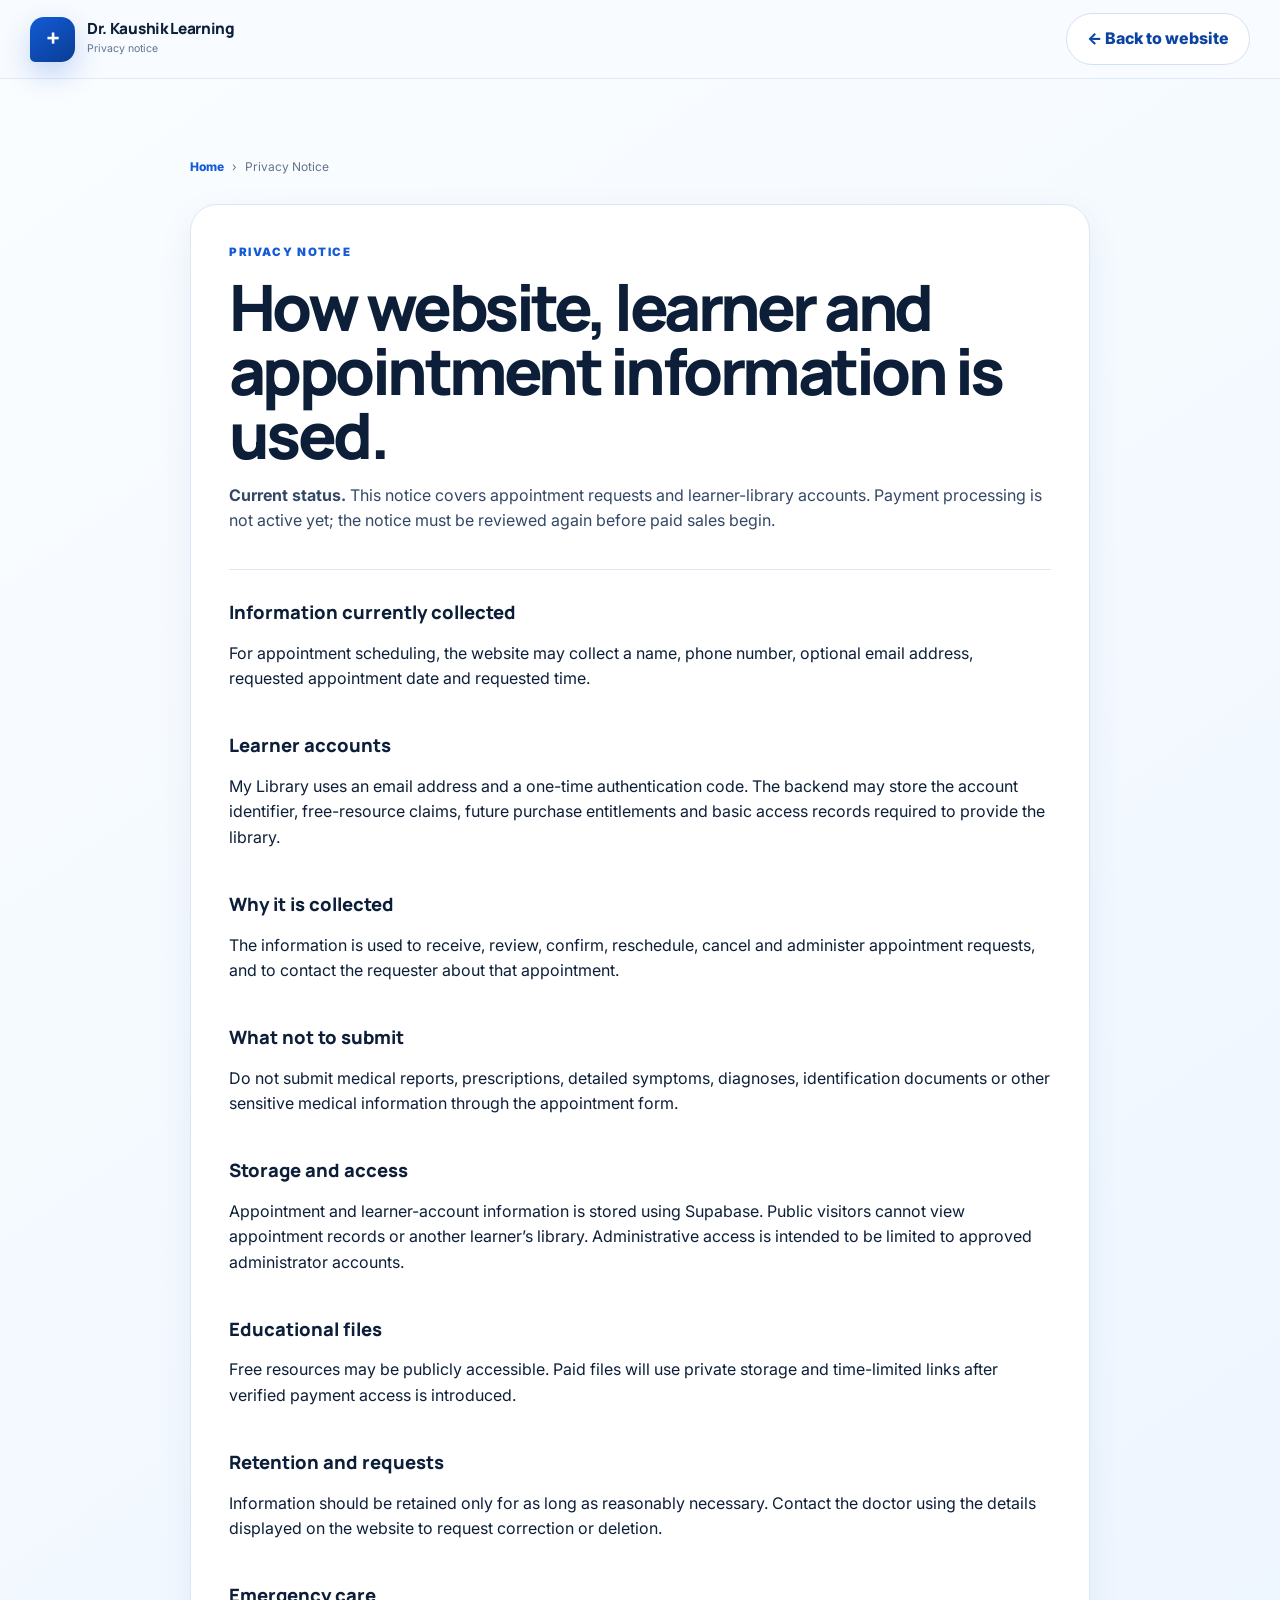
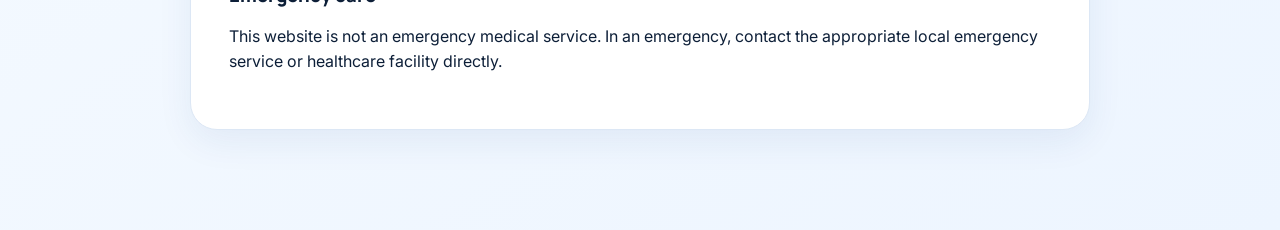
<file: privacy.html>
<!doctype html>
<html lang="en">
<head>
  <meta charset="utf-8" />
  <meta name="viewport" content="width=device-width,initial-scale=1" />
  <meta name="robots" content="noindex, nofollow, noarchive" />
  <meta name="theme-color" content="#0b4fb3" />
  <title>Privacy Notice | Dr. Kaushik Learning</title>
  <link rel="preconnect" href="https://fonts.googleapis.com">
  <link rel="preconnect" href="https://fonts.gstatic.com" crossorigin>
  <link href="https://fonts.googleapis.com/css2?family=Inter:wght@400;500;600;700&family=Manrope:wght@600;700;800&display=swap" rel="stylesheet">
  <link rel="stylesheet" href="store.css" />
</head>
<body class="store-site">
  <header class="store-header"><div class="store-container store-nav"><a class="store-brand" href="index.html"><span class="store-brand-mark"><span>+</span></span><span class="store-brand-copy"><strong>Dr. Kaushik Learning</strong><small>Privacy notice</small></span></a><a class="store-btn store-btn-light" href="index.html">← Back to website</a></div></header>
  <main class="library-main">
    <div class="store-container" style="max-width:900px">
      <div class="breadcrumb"><a href="index.html">Home</a><span>›</span><span>Privacy Notice</span></div>
      <article class="library-preview-card" style="margin-top:28px">
        <div class="store-eyebrow">Privacy notice</div><h1>How website, learner and appointment information is used.</h1>
        <p><strong>Current status.</strong> This notice covers appointment requests and learner-library accounts. Payment processing is not active yet; the notice must be reviewed again before paid sales begin.</p>
        <div class="detail-sections" style="grid-template-columns:1fr">
          <section><h2>Information currently collected</h2><p>For appointment scheduling, the website may collect a name, phone number, optional email address, requested appointment date and requested time.</p></section>
          <section><h2>Learner accounts</h2><p>My Library uses an email address and a one-time authentication code. The backend may store the account identifier, free-resource claims, future purchase entitlements and basic access records required to provide the library.</p></section>
          <section><h2>Why it is collected</h2><p>The information is used to receive, review, confirm, reschedule, cancel and administer appointment requests, and to contact the requester about that appointment.</p></section>
          <section><h2>What not to submit</h2><p>Do not submit medical reports, prescriptions, detailed symptoms, diagnoses, identification documents or other sensitive medical information through the appointment form.</p></section>
          <section><h2>Storage and access</h2><p>Appointment and learner-account information is stored using Supabase. Public visitors cannot view appointment records or another learner’s library. Administrative access is intended to be limited to approved administrator accounts.</p></section>
          <section><h2>Educational files</h2><p>Free resources may be publicly accessible. Paid files will use private storage and time-limited links after verified payment access is introduced.</p></section>
          <section><h2>Retention and requests</h2><p>Information should be retained only for as long as reasonably necessary. Contact the doctor using the details displayed on the website to request correction or deletion.</p></section>
          <section><h2>Emergency care</h2><p>This website is not an emergency medical service. In an emergency, contact the appropriate local emergency service or healthcare facility directly.</p></section>
        </div>
      </article>
    </div>
  </main>
</body>
</html>
</file>
<file: store.css>
:root {
  --ink: #0d1f38;
  --ink-soft: #334866;
  --muted: #64748b;
  --blue: #145bd7;
  --blue-dark: #0b43a2;
  --blue-deep: #071f49;
  --cyan: #0ca8c5;
  --ice: #eef6ff;
  --ice-2: #f7faff;
  --line: #dce7f5;
  --surface: #ffffff;
  --success: #13865d;
  --danger: #b93045;
  --shadow: 0 22px 60px rgba(26, 70, 131, .12);
  --shadow-soft: 0 12px 35px rgba(29, 73, 132, .075);
  --radius: 24px;
  --max: 1220px;
}

* { box-sizing: border-box; }
html { scroll-behavior: smooth; }
body {
  margin: 0;
  color: var(--ink);
  background: var(--ice-2);
  font-family: Inter, ui-sans-serif, system-ui, -apple-system, BlinkMacSystemFont, "Segoe UI", sans-serif;
  line-height: 1.6;
}
body.store-site { min-height: 100vh; }
a { color: inherit; text-decoration: none; }
button, input, select, textarea { font: inherit; }
button { cursor: pointer; }
img { max-width: 100%; display: block; }
.hidden { display: none !important; }
.store-container { width: min(calc(100% - 36px), var(--max)); margin: 0 auto; }
.store-section { padding: 94px 0; }
.skip-link { position: fixed; left: 18px; top: -90px; z-index: 1000; background: white; color: var(--blue-dark); border-radius: 10px; padding: 10px 14px; box-shadow: var(--shadow); }
.skip-link:focus { top: 14px; }
:focus-visible { outline: 3px solid rgba(20, 91, 215, .35); outline-offset: 3px; }

.store-header {
  position: sticky;
  top: 0;
  z-index: 80;
  border-bottom: 1px solid rgba(220, 231, 245, .85);
  background: rgba(248, 251, 255, .9);
  backdrop-filter: blur(18px);
}
.store-nav { min-height: 78px; display: flex; align-items: center; gap: 26px; }
.store-brand { display: flex; align-items: center; gap: 12px; margin-right: auto; }
.store-brand-mark {
  width: 45px;
  height: 45px;
  display: grid;
  place-items: center;
  flex: 0 0 auto;
  border-radius: 14px 14px 14px 5px;
  color: white;
  background: linear-gradient(145deg, var(--blue), #083d93);
  box-shadow: 0 12px 28px rgba(20, 91, 215, .24);
}
.store-brand-mark span { font: 800 1.55rem/1 Manrope, sans-serif; transform: translateY(-1px); }
.store-brand-copy strong, .store-brand-copy small { display: block; }
.store-brand-copy strong { font: 800 .96rem/1.15 Manrope, sans-serif; letter-spacing: -.02em; }
.store-brand-copy small { margin-top: 4px; color: var(--muted); font-size: .66rem; }
.store-nav-links { display: flex; align-items: center; gap: 20px; font-size: .82rem; font-weight: 700; color: #38506f; }
.store-nav-links a { position: relative; padding: 9px 0; }
.store-nav-links a::after { content: ""; position: absolute; left: 0; right: 100%; bottom: 2px; height: 2px; border-radius: 2px; background: var(--blue); transition: right .2s ease; }
.store-nav-links a:hover, .store-nav-links a.active { color: var(--blue); }
.store-nav-links a:hover::after, .store-nav-links a.active::after { right: 0; }
.store-nav-toggle { display: none; border: 0; background: transparent; color: var(--ink); font-size: 1.5rem; }
.store-library-link {
  display: inline-flex;
  align-items: center;
  gap: 8px;
  padding: 11px 15px;
  border: 1px solid #c9d9ed;
  border-radius: 999px;
  background: white;
  color: var(--blue-dark);
  font-size: .78rem;
  font-weight: 800;
  box-shadow: 0 8px 24px rgba(35, 78, 138, .07);
}

.store-btn {
  min-height: 46px;
  display: inline-flex;
  justify-content: center;
  align-items: center;
  gap: 9px;
  border: 0;
  border-radius: 999px;
  padding: 12px 20px;
  font-weight: 800;
  transition: transform .2s ease, box-shadow .2s ease, background .2s ease;
}
.store-btn:hover { transform: translateY(-2px); }
.store-btn-primary { color: white; background: linear-gradient(135deg, var(--blue), #0948af); box-shadow: 0 14px 30px rgba(20, 91, 215, .24); }
.store-btn-primary:hover { box-shadow: 0 18px 38px rgba(20, 91, 215, .3); }
.store-btn-light { color: var(--blue-dark); background: white; border: 1px solid #d5e1f1; }
.store-btn-white { color: var(--blue-deep); background: white; box-shadow: 0 14px 30px rgba(0, 20, 60, .16); }
.store-btn-disabled { color: #68809f; background: #e6edf7; cursor: not-allowed; box-shadow: none; }
.store-btn-disabled:hover { transform: none; }
.store-btn-large { min-height: 54px; padding-inline: 25px; }
.store-text-link { color: var(--blue); font-weight: 800; white-space: nowrap; }

.store-hero {
  position: relative;
  overflow: hidden;
  min-height: 710px;
  padding: 88px 0 74px;
  background:
    radial-gradient(circle at 87% 8%, rgba(35, 158, 229, .13), transparent 25rem),
    radial-gradient(circle at 4% 90%, rgba(20, 91, 215, .08), transparent 24rem),
    linear-gradient(130deg, #fbfdff 0%, #f2f7ff 56%, #eaf5ff 100%);
}
.medical-grid {
  position: absolute;
  inset: 0;
  opacity: .32;
  background-image:
    linear-gradient(rgba(45, 105, 184, .075) 1px, transparent 1px),
    linear-gradient(90deg, rgba(45, 105, 184, .075) 1px, transparent 1px);
  background-size: 42px 42px;
  mask-image: linear-gradient(90deg, transparent, black 60%, black);
}
.store-hero-grid { position: relative; display: grid; grid-template-columns: 1.05fr .95fr; gap: 72px; align-items: center; }
.store-hero-copy { position: relative; z-index: 2; }
.store-pill {
  width: fit-content;
  display: inline-flex;
  align-items: center;
  gap: 9px;
  padding: 8px 13px;
  border: 1px solid #cfe0f5;
  border-radius: 999px;
  color: #355a88;
  background: rgba(255,255,255,.78);
  font-size: .74rem;
  font-weight: 800;
  box-shadow: 0 8px 25px rgba(31, 79, 141, .06);
}
.store-pill span { width: 8px; height: 8px; border-radius: 50%; background: var(--cyan); box-shadow: 0 0 0 5px rgba(12,168,197,.12); }
.store-hero h1 {
  max-width: 760px;
  margin: 24px 0;
  font: 800 clamp(3.5rem, 6.3vw, 6.25rem)/.94 Manrope, sans-serif;
  letter-spacing: -.072em;
  color: var(--blue-deep);
}
.store-hero h1 em { display: block; color: var(--blue); font-style: normal; }
.store-hero-copy > p { max-width: 660px; color: var(--ink-soft); font-size: 1.08rem; line-height: 1.8; }
.store-hero-actions { display: flex; flex-wrap: wrap; gap: 12px; margin-top: 32px; }
.store-hero-proof { display: grid; grid-template-columns: repeat(3, 1fr); max-width: 680px; margin-top: 44px; }
.store-hero-proof > div { padding: 0 22px; border-left: 1px solid #cfdced; }
.store-hero-proof > div:first-child { padding-left: 0; border-left: 0; }
.store-hero-proof strong, .store-hero-proof span { display: block; }
.store-hero-proof strong { font: 800 .98rem/1.3 Manrope, sans-serif; color: #173f76; }
.store-hero-proof span { margin-top: 3px; color: var(--muted); font-size: .72rem; }

.hero-notes-stage { position: relative; min-height: 545px; }
.hero-note-cover {
  position: absolute;
  inset: 0 42px 8px 50px;
  display: flex;
  flex-direction: column;
  justify-content: flex-end;
  overflow: hidden;
  padding: 34px;
  border: 1px solid rgba(255,255,255,.85);
  border-radius: 34px 34px 34px 10px;
  color: white;
  background:
    radial-gradient(circle at 82% 10%, rgba(97,224,245,.32), transparent 17rem),
    linear-gradient(145deg,#0b5ed7,#092e75);
  box-shadow: 0 35px 80px rgba(11, 55, 122, .28);
  transform: rotate(1.2deg);
}
.hero-note-cover::before { content: ""; position: absolute; width: 270px; height: 270px; right: -110px; top: -80px; border: 52px solid rgba(255,255,255,.07); border-radius: 50%; }
.cover-topline { position: absolute; top: 28px; left: 32px; right: 32px; display: flex; justify-content: space-between; color: #cce8ff; font-size: .69rem; font-weight: 800; letter-spacing: .1em; text-transform: uppercase; }
.cover-cross { position: absolute; right: 29px; bottom: 43px; color: rgba(255,255,255,.085); font: 800 11rem/1 Manrope, sans-serif; }
.cover-subject { position: relative; color: #9eeeff; font-size: .72rem; font-weight: 800; letter-spacing: .11em; text-transform: uppercase; }
.hero-note-cover h2 { position: relative; margin: 12px 0 5px; font: 800 clamp(4.3rem, 8vw, 6.8rem)/.86 Manrope, sans-serif; letter-spacing: -.075em; }
.hero-note-cover > p { position: relative; max-width: 300px; margin: 13px 0 28px; color: #d7e9ff; font-size: 1rem; font-weight: 600; }
.cover-footer { position: relative; display: flex; justify-content: space-between; gap: 18px; padding-top: 20px; border-top: 1px solid rgba(255,255,255,.2); color: #b9d8fa; font-size: .7rem; font-weight: 700; }
.ecg-line { position: absolute; left: 0; right: 0; top: 110px; opacity: .2; }
.ecg-line svg { width: 100%; fill: none; stroke: white; stroke-width: 3; }
.hero-orbit { position: absolute; z-index: 0; display: grid; place-items: center; border: 1px solid #c8e0f8; border-radius: 50%; color: #6aa5e5; font: 800 1.8rem/1 Manrope, sans-serif; }
.orbit-one { width: 105px; height: 105px; top: -34px; right: -5px; background: #e8f5ff; }
.orbit-two { width: 78px; height: 78px; left: 0; bottom: -14px; background: white; font-size: 1rem; }
.floating-note { position: absolute; z-index: 4; display: flex; align-items: center; gap: 11px; padding: 13px 15px; border: 1px solid #d5e4f5; border-radius: 17px; background: rgba(255,255,255,.96); box-shadow: 0 16px 42px rgba(13, 63, 126, .14); }
.floating-note > span { width: 35px; height: 35px; display: grid; place-items: center; border-radius: 11px; color: var(--blue); background: #e6f2ff; font-weight: 900; }
.floating-note strong, .floating-note small { display: block; }
.floating-note strong { font-size: .8rem; }
.floating-note small { color: var(--muted); font-size: .65rem; }
.floating-note-top { right: -4px; top: 83px; }
.floating-note-bottom { left: 3px; bottom: 38px; }

.store-trust { border-block: 1px solid var(--line); background: white; }
.trust-row { display: grid; grid-template-columns: repeat(4, 1fr); }
.trust-row > div { display: grid; grid-template-columns: 40px 1fr; column-gap: 12px; padding: 23px 26px; border-left: 1px solid var(--line); }
.trust-row > div:first-child { padding-left: 0; border-left: 0; }
.trust-row strong, .trust-row small { display: block; }
.trust-row strong { align-self: end; font-size: .82rem; }
.trust-row small { grid-column: 2; color: var(--muted); font-size: .68rem; }
.mini-med-icon { grid-row: 1 / span 2; width: 38px; height: 38px; display: grid; place-items: center; border-radius: 12px; color: var(--blue); background: var(--ice); font-weight: 900; }

.store-section-head { display: flex; align-items: end; justify-content: space-between; gap: 60px; margin-bottom: 42px; }
.store-eyebrow { color: var(--blue); font-size: .72rem; font-weight: 900; letter-spacing: .14em; text-transform: uppercase; }
.store-section-head h2, .author-copy h2, .featured-copy h2, .consultation-card h2, .page-intro h1 {
  margin: 10px 0 0;
  font: 800 clamp(2.15rem, 4.3vw, 3.75rem)/1.04 Manrope, sans-serif;
  letter-spacing: -.05em;
}
.store-section-head > p { max-width: 480px; margin: 0 0 6px; color: var(--muted); }
.subject-section { background: #f8fbff; }
.subject-grid { display: grid; grid-template-columns: repeat(3, 1fr); gap: 18px; }
.subject-card { display: grid; grid-template-columns: 54px 1fr auto; gap: 15px; align-items: center; min-height: 120px; padding: 22px; border: 1px solid var(--line); border-radius: 21px; background: white; box-shadow: 0 8px 28px rgba(24,73,137,.045); transition: transform .2s ease, border-color .2s ease, box-shadow .2s ease; }
.subject-card:hover { transform: translateY(-4px); border-color: #afc9ec; box-shadow: var(--shadow-soft); }
.subject-icon { width: 54px; height: 54px; display: grid; place-items: center; border-radius: 17px; color: var(--blue); background: #eaf3ff; font: 800 1.1rem/1 Manrope, sans-serif; }
.subject-card strong, .subject-card small { display: block; }
.subject-card strong { font: 800 .92rem/1.25 Manrope, sans-serif; }
.subject-card small { margin-top: 5px; color: var(--muted); font-size: .7rem; }
.subject-card b { color: #7fa8dc; }

.featured-section { background: linear-gradient(145deg,#061b3f,#0b3d88); }
.featured-note-card { display: grid; grid-template-columns: minmax(290px,.72fr) minmax(0,1.28fr); gap: 0; overflow: hidden; padding: 12px; border-radius: 32px; background: white; box-shadow: 0 35px 80px rgba(0,0,0,.23); }
.featured-cover { position: relative; min-height: 470px; display: flex; flex-direction: column; justify-content: flex-end; overflow: hidden; padding: 32px; border-radius: 24px; color: white; background: linear-gradient(145deg,#087fca,#123aa0); }
.featured-cover::before { content: ""; position: absolute; width: 290px; height: 290px; right: -125px; top: -105px; border: 55px solid rgba(255,255,255,.08); border-radius: 50%; }
.featured-badge { position: absolute; left: 28px; top: 28px; padding: 7px 11px; border: 1px solid rgba(255,255,255,.25); border-radius: 999px; color: #e9f8ff; background: rgba(255,255,255,.1); font-size: .7rem; font-weight: 800; }
.featured-symbol { position: absolute; right: 28px; top: 30px; color: rgba(255,255,255,.22); font: 800 2.4rem/1 Manrope, sans-serif; }
.featured-cover small { position: relative; color: #a9e9fa; font-weight: 800; letter-spacing: .1em; text-transform: uppercase; }
.featured-cover h2 { position: relative; margin: 14px 0 11px; font: 800 clamp(4rem,7vw,6rem)/.82 Manrope,sans-serif; letter-spacing: -.07em; }
.featured-cover p { position: relative; max-width: 260px; margin: 0; color: #d5edff; font-weight: 600; }
.featured-copy { display: flex; flex-direction: column; justify-content: center; padding: 48px; }
.featured-copy > p { max-width: 720px; color: var(--muted); font-size: 1rem; }
.feature-chips { display: flex; flex-wrap: wrap; gap: 8px; margin: 22px 0; }
.feature-chips span, .product-tag { padding: 6px 10px; border-radius: 999px; color: #174f9e; background: #eaf3ff; font-size: .68rem; font-weight: 800; }
.feature-list { display: grid; grid-template-columns: repeat(3, 1fr); gap: 11px; margin: 7px 0 27px; }
.feature-list div { padding: 13px; border: 1px solid var(--line); border-radius: 14px; background: #fbfdff; }
.feature-list b, .feature-list span { display: block; }
.feature-list b { color: #82a4cf; font-size: .65rem; }
.feature-list span { margin-top: 4px; font-size: .73rem; font-weight: 700; }
.featured-actions { display: flex; align-items: center; flex-wrap: wrap; gap: 15px; }
.featured-actions > span { color: var(--muted); font-size: .76rem; }

.catalogue-preview { background: #f8fbff; }
.product-grid { display: grid; grid-template-columns: repeat(4, 1fr); gap: 21px; }
.product-card { overflow: hidden; border: 1px solid var(--line); border-radius: 23px; background: white; box-shadow: 0 10px 32px rgba(28,73,133,.055); transition: transform .22s ease, box-shadow .22s ease, border-color .22s ease; }
.product-card:hover { transform: translateY(-5px); border-color: #b9ceeb; box-shadow: 0 22px 50px rgba(28,73,133,.11); }
.product-cover-mini { position: relative; min-height: 225px; display: flex; flex-direction: column; justify-content: flex-end; overflow: hidden; padding: 22px; color: white; background: linear-gradient(145deg,#145bd7,#0b347b); }
.product-cover-mini.tone-cyan { background: linear-gradient(145deg,#078baa,#075b91); }
.product-cover-mini.tone-indigo { background: linear-gradient(145deg,#4b59d5,#23328f); }
.product-cover-mini.tone-navy { background: linear-gradient(145deg,#173c71,#091d3b); }
.product-cover-mini.tone-sky { background: linear-gradient(145deg,#1b8ad2,#1a57aa); }
.product-cover-mini.tone-violet { background: linear-gradient(145deg,#6855c7,#383281); }
.product-cover-mini.tone-slate { background: linear-gradient(145deg,#43667f,#203b55); }
.product-cover-mini::after { content: "+"; position: absolute; right: 14px; top: 0; color: rgba(255,255,255,.1); font: 800 7rem/1 Manrope,sans-serif; }
.product-status { position: absolute; top: 17px; left: 17px; z-index: 2; padding: 6px 9px; border-radius: 999px; color: #0c519f; background: rgba(255,255,255,.93); font-size: .63rem; font-weight: 900; }
.product-symbol { position: relative; color: #9ceaff; font: 800 1.55rem/1 Manrope,sans-serif; }
.product-cover-mini strong { position: relative; margin-top: 10px; font: 800 1.52rem/1.02 Manrope,sans-serif; letter-spacing: -.045em; }
.product-cover-mini small { position: relative; margin-top: 8px; color: #cbe1fb; font-size: .68rem; }
.product-card-body { padding: 21px; }
.product-card-body .product-subject { color: var(--blue); font-size: .67rem; font-weight: 900; letter-spacing: .09em; text-transform: uppercase; }
.product-card-body h3 { min-height: 49px; margin: 8px 0 9px; font: 800 1rem/1.35 Manrope,sans-serif; }
.product-card-body p { min-height: 60px; margin: 0; color: var(--muted); font-size: .75rem; line-height: 1.65; }
.product-meta-row { display: flex; justify-content: space-between; gap: 12px; align-items: end; margin-top: 17px; padding-top: 15px; border-top: 1px solid #e8eff8; }
.product-price strong, .product-price span { display: block; }
.product-price strong { color: var(--blue-deep); font-size: .93rem; }
.product-price span { color: var(--muted); font-size: .63rem; }
.product-link { color: var(--blue); font-size: .72rem; font-weight: 900; }

.learner-journey { color: white; background: linear-gradient(145deg,#061a3d,#082b64); }
.light-head .store-eyebrow { color: #6fe2f1; }
.light-head h2 { color: white; }
.light-head > p { color: #a7c0e2; }
.journey-grid { display: grid; grid-template-columns: repeat(3,1fr); gap: 22px; }
.journey-grid article { position: relative; min-height: 285px; padding: 31px; border: 1px solid rgba(255,255,255,.12); border-radius: 24px; background: rgba(255,255,255,.055); }
.journey-grid article > span { position: absolute; right: 25px; top: 24px; color: #6687b4; font-size: .7rem; font-weight: 900; }
.journey-icon { width: 55px; height: 55px; display: grid; place-items: center; border-radius: 17px; color: #83e9f4; background: rgba(75,189,223,.12); font: 800 1.1rem/1 Manrope,sans-serif; }
.journey-grid h3 { margin: 26px 0 9px; font: 800 1.14rem/1.3 Manrope,sans-serif; }
.journey-grid p { margin: 0; color: #a9bdd9; font-size: .83rem; line-height: 1.7; }

.author-section { background: white; }
.author-layout { display: grid; grid-template-columns: .78fr 1.22fr; gap: 85px; align-items: center; }
.author-portrait-wrap { position: relative; max-width: 450px; min-height: 500px; padding: 14px; border-radius: 40px 40px 18px 40px; background: #eaf5ff; box-shadow: var(--shadow); }
.author-portrait-wrap img { position: relative; width: 100%; height: 470px; object-fit: cover; object-position: center 16%; border-radius: 31px 31px 12px 31px; }
.author-medical-ring { position: absolute; width: 230px; height: 230px; right: -75px; top: -70px; border: 42px solid rgba(20,91,215,.08); border-radius: 50%; }
.author-label { position: absolute; right: -34px; bottom: 38px; padding: 11px 15px; border: 1px solid var(--line); border-radius: 999px; color: var(--blue-dark); background: white; box-shadow: var(--shadow-soft); font-size: .72rem; font-weight: 900; }
.author-copy > p { max-width: 680px; color: var(--ink-soft); font-size: 1rem; line-height: 1.8; }
.author-facts { display: grid; grid-template-columns: 1.25fr .75fr; gap: 12px; margin: 28px 0; }
.author-facts div { padding: 17px; border: 1px solid var(--line); border-radius: 15px; background: #f8fbff; }
.author-facts strong, .author-facts span { display: block; }
.author-facts strong { font-size: .82rem; }
.author-facts span { margin-top: 4px; color: var(--muted); font-size: .66rem; }
.author-note { display: flex; gap: 12px; max-width: 670px; padding: 15px 17px; border: 1px solid #cfe0f5; border-radius: 15px; color: #385574; background: #edf6ff; }
.author-note > span { flex: 0 0 auto; width: 25px; height: 25px; display: grid; place-items: center; border-radius: 50%; color: white; background: var(--blue); font-weight: 900; }
.author-note p { margin: 0; font-size: .75rem; line-height: 1.65; }

.consultation-compact { padding-top: 34px; background: white; }
.consultation-card { display: flex; align-items: center; justify-content: space-between; gap: 40px; padding: 44px 48px; border-radius: 28px; color: white; background:
  radial-gradient(circle at 92% 0%, rgba(65,207,235,.23), transparent 17rem),
  linear-gradient(135deg,#0c57c8,#092f72);
  box-shadow: 0 25px 65px rgba(10,61,141,.22);
}
.consultation-card .store-eyebrow { color: #9cecf7; }
.consultation-card h2 { margin-top: 8px; color: white; font-size: clamp(2rem,4vw,3.2rem); }
.consultation-card p { margin: 8px 0 0; color: #c7daf4; }

.store-footer { padding: 68px 0 24px; color: #c4d2e6; background: #061a38; }
.store-footer-grid { display: grid; grid-template-columns: 1.5fr repeat(3,.72fr); gap: 50px; }
.footer-brand { width: fit-content; color: white; }
.footer-brand .store-brand-copy small { color: #93aaca; }
.store-footer-grid > div:first-child > p { max-width: 460px; color: #8fa5c3; font-size: .78rem; }
.store-footer-grid > div:not(:first-child) { display: flex; flex-direction: column; gap: 10px; }
.store-footer-grid > div:not(:first-child) strong { margin-bottom: 5px; color: white; font-size: .8rem; }
.store-footer-grid a:not(.store-brand), .store-footer-grid > div:not(:first-child) > span { color: #9fb2cd; font-size: .74rem; }
.store-footer-grid a:hover { color: white; }
.store-footer-bottom { display: flex; justify-content: space-between; gap: 25px; margin-top: 46px; padding-top: 20px; border-top: 1px solid rgba(255,255,255,.1); color: #7890b0; font-size: .68rem; }
.store-mobile-bar { display: none; }

/* Catalogue page */
.catalogue-hero, .inner-hero { padding: 70px 0 55px; border-bottom: 1px solid var(--line); background:
  radial-gradient(circle at 82% 0%, rgba(12,168,197,.12), transparent 21rem),
  linear-gradient(145deg,#fafdff,#edf5ff);
}
.breadcrumb { display: flex; gap: 8px; flex-wrap: wrap; color: var(--muted); font-size: .75rem; }
.breadcrumb a { color: var(--blue); font-weight: 800; }
.page-intro { display: flex; justify-content: space-between; align-items: end; gap: 50px; margin-top: 28px; }
.page-intro > div { max-width: 760px; }
.page-intro h1 { font-size: clamp(3rem,6vw,5rem); color: var(--blue-deep); }
.page-intro p { color: var(--ink-soft); font-size: 1rem; }
.catalogue-count { min-width: 180px; padding: 18px; border: 1px solid #d5e3f3; border-radius: 18px; background: white; box-shadow: var(--shadow-soft); }
.catalogue-count strong, .catalogue-count span { display: block; }
.catalogue-count strong { color: var(--blue); font: 800 1.6rem/1.2 Manrope,sans-serif; }
.catalogue-count span { color: var(--muted); font-size: .7rem; }
.catalogue-controls { position: sticky; top: 78px; z-index: 30; padding: 18px 0; border-bottom: 1px solid var(--line); background: rgba(248,251,255,.94); backdrop-filter: blur(14px); }
.controls-row { display: flex; gap: 16px; align-items: center; }
.catalogue-search { position: relative; flex: 1; }
.catalogue-search span { position: absolute; left: 17px; top: 50%; transform: translateY(-50%); color: #7993b5; }
.catalogue-search input { width: 100%; min-height: 48px; padding: 12px 16px 12px 45px; border: 1px solid #cfdef1; border-radius: 14px; color: var(--ink); background: white; outline: none; }
.catalogue-search input:focus { border-color: var(--blue); box-shadow: 0 0 0 4px rgba(20,91,215,.09); }
.filter-row { display: flex; gap: 7px; overflow-x: auto; scrollbar-width: none; }
.filter-row::-webkit-scrollbar { display: none; }
.filter-btn { white-space: nowrap; min-height: 43px; padding: 10px 14px; border: 1px solid #d2e0f1; border-radius: 999px; color: #49617f; background: white; font-size: .72rem; font-weight: 800; }
.filter-btn.active { border-color: var(--blue); color: white; background: var(--blue); }
.catalogue-main { padding: 54px 0 96px; }
.catalogue-main .product-grid { grid-template-columns: repeat(3,1fr); }
.catalogue-main .product-cover-mini { min-height: 255px; }
.empty-catalogue { grid-column: 1 / -1; padding: 55px; border: 1px dashed #b9cce6; border-radius: 20px; color: var(--muted); background: white; text-align: center; }
.catalogue-disclaimer { margin-top: 38px; padding: 17px 19px; border: 1px solid #cadcf2; border-radius: 16px; color: #415e80; background: #edf6ff; font-size: .75rem; }

/* Product page */
.product-page-main { padding: 64px 0 92px; }
.product-layout { display: grid; grid-template-columns: minmax(0,1fr) 370px; gap: 34px; align-items: start; }
.product-detail { padding: 38px; border: 1px solid var(--line); border-radius: 28px; background: white; box-shadow: var(--shadow-soft); }
.product-detail-head { display: flex; gap: 30px; align-items: stretch; }
.detail-cover { flex: 0 0 270px; min-height: 365px; display: flex; flex-direction: column; justify-content: flex-end; position: relative; overflow: hidden; padding: 25px; border-radius: 22px; color: white; background: linear-gradient(145deg,#145bd7,#0b347b); }
.detail-cover::after { content: "+"; position: absolute; right: 10px; top: -5px; color: rgba(255,255,255,.1); font: 800 9rem/1 Manrope,sans-serif; }
.detail-cover .product-symbol { font-size: 2rem; }
.detail-cover h2 { position: relative; margin: 12px 0 8px; font: 800 2.7rem/.92 Manrope,sans-serif; letter-spacing: -.055em; }
.detail-cover p { position: relative; margin: 0; color: #cce1fb; font-size: .75rem; }
.product-title-block { display: flex; flex-direction: column; justify-content: center; }
.detail-status { width: fit-content; padding: 7px 10px; border-radius: 999px; color: var(--blue-dark); background: #eaf3ff; font-size: .68rem; font-weight: 900; }
.product-title-block h1 { margin: 16px 0 13px; font: 800 clamp(2.3rem,4.5vw,4rem)/1.02 Manrope,sans-serif; letter-spacing: -.055em; }
.product-title-block > p { color: var(--ink-soft); }
.detail-author { margin-top: 18px; color: var(--muted); font-size: .76rem; }
.detail-author strong { color: var(--ink); }
.detail-sections { display: grid; grid-template-columns: 1fr 1fr; gap: 26px; margin-top: 35px; padding-top: 31px; border-top: 1px solid var(--line); }
.detail-sections h2 { margin: 0 0 14px; font: 800 1.15rem/1.3 Manrope,sans-serif; }
.detail-list { margin: 0; padding: 0; list-style: none; display: grid; gap: 11px; }
.detail-list li { position: relative; padding-left: 25px; color: #4c607b; font-size: .82rem; }
.detail-list li::before { content: "✓"; position: absolute; left: 0; top: 0; color: var(--blue); font-weight: 900; }
.educational-panel { margin-top: 30px; padding: 20px; border: 1px solid #cbdcf1; border-radius: 16px; color: #45617f; background: #eef6ff; font-size: .78rem; }
.purchase-card { position: sticky; top: 105px; padding: 27px; border: 1px solid var(--line); border-radius: 26px; background: white; box-shadow: var(--shadow); }
.purchase-card .store-eyebrow { margin-bottom: 6px; }
.purchase-price { margin: 6px 0 17px; font: 800 2.45rem/1.2 Manrope,sans-serif; color: var(--blue-deep); }
.purchase-copy { color: var(--muted); font-size: .82rem; }
.purchase-meta { margin: 21px 0; border-block: 1px solid var(--line); }
.purchase-meta div { display: flex; justify-content: space-between; gap: 16px; padding: 11px 0; border-bottom: 1px solid #edf2f8; font-size: .72rem; }
.purchase-meta div:last-child { border-bottom: 0; }
.purchase-meta span { color: var(--muted); }
.purchase-card .store-btn { width: 100%; }
.purchase-note { margin: 12px 0 0; color: var(--muted); text-align: center; font-size: .65rem; }

/* Appointment */
.appointment-page-hero { padding: 55px 0 28px; background: linear-gradient(145deg,#fafdff,#edf5ff); }
.appointment-page-hero h1 { max-width: 850px; margin: 14px 0 12px; font: 800 clamp(2.8rem,5vw,4.7rem)/1 Manrope,sans-serif; letter-spacing: -.06em; color: var(--blue-deep); }
.appointment-page-hero p { max-width: 740px; color: var(--ink-soft); }
.appointment-section { padding: 30px 0 95px; background: linear-gradient(180deg,#edf5ff,#f8fbff); }
.appointment-wrap { display: grid; grid-template-columns: .88fr 1.12fr; overflow: hidden; border-radius: 31px; background: white; box-shadow: 0 28px 70px rgba(20,62,122,.15); }
.appointment-info { position: relative; display: flex; flex-direction: column; justify-content: center; overflow: hidden; padding: 48px; color: white; background:
  radial-gradient(circle at 0 0, rgba(46,202,230,.2), transparent 18rem),
  linear-gradient(145deg,#0c57c8,#07275d);
}
.appointment-info::after { content: "+"; position: absolute; right: 20px; bottom: -45px; color: rgba(255,255,255,.055); font: 800 13rem/1 Manrope,sans-serif; }
.appointment-info .store-eyebrow { color: #91e9f3; }
.appointment-info h2 { position: relative; margin: 13px 0 15px; font: 800 clamp(2.3rem,4.4vw,3.8rem)/1.05 Manrope,sans-serif; letter-spacing: -.05em; }
.appointment-info > p { position: relative; color: #c7d9f2; }
.appointment-points { position: relative; display: grid; gap: 17px; margin-top: 30px; }
.appointment-points div { display: flex; gap: 12px; align-items: flex-start; }
.appointment-points b { width: 28px; height: 28px; display: grid; place-items: center; flex: 0 0 auto; border-radius: 50%; color: #7fe4f1; background: rgba(255,255,255,.1); }
.appointment-points strong, .appointment-points small { display: block; }
.appointment-points strong { font-size: .83rem; }
.appointment-points small { margin-top: 3px; color: #9fb8da; font-size: .7rem; }
.appointment-form { padding: 43px; }
.form-heading { display: flex; justify-content: space-between; gap: 20px; align-items: start; margin-bottom: 27px; }
.form-heading h2 { margin: 8px 0 0; font: 800 1.65rem/1.2 Manrope,sans-serif; letter-spacing: -.035em; }
.form-heading > span { padding: 7px 10px; border-radius: 999px; color: #2860a4; background: #eaf3ff; font-size: .66rem; font-weight: 800; white-space: nowrap; }
.form-grid { display: grid; grid-template-columns: repeat(2,1fr); gap: 17px; }
.field { display: grid; gap: 7px; }
.field.full { grid-column: 1 / -1; }
.field label { color: #304b6d; font-size: .78rem; font-weight: 800; }
.field input, .field select { width: 100%; min-height: 49px; padding: 12px 14px; border: 1px solid #cadbed; border-radius: 12px; color: var(--ink); background: #fcfdff; outline: none; }
.field input:focus, .field select:focus { border-color: var(--blue); box-shadow: 0 0 0 4px rgba(20,91,215,.09); }
.field small { color: var(--muted); font-size: .68rem; }
.honeypot { position: absolute; left: -9999px; }
.consent-row { display: flex; align-items: flex-start; gap: 10px; margin-top: 18px; padding: 14px; border: 1px solid #d8e5f3; border-radius: 13px; color: #4d617b; background: #f7faff; font-size: .72rem; }
.consent-row input { margin-top: 3px; }
.consent-row a { color: var(--blue); font-weight: 800; text-decoration: underline; }
.appointment-form .store-btn { width: 100%; margin-top: 18px; }
.form-privacy { margin: 11px 0 0; color: var(--muted); font-size: .66rem; text-align: center; }
.notice { margin-top: 15px; padding: 12px 14px; border-radius: 12px; font-size: .78rem; }
.notice-success { color: #116347; background: #e9f7f1; border: 1px solid #c8eadb; }
.notice-error { color: #9b2631; background: #fff0f2; border: 1px solid #f2cbd0; }
.notice-info { color: #2e5b91; background: #edf5ff; border: 1px solid #d2e1f3; }
.contact-mini { display: grid; grid-template-columns: repeat(3,1fr); gap: 16px; margin-top: 24px; }
.contact-mini div { padding: 17px; border: 1px solid var(--line); border-radius: 15px; background: white; }
.contact-mini strong, .contact-mini span { display: block; }
.contact-mini strong { font-size: .75rem; }
.contact-mini span { margin-top: 4px; color: var(--muted); font-size: .68rem; }

/* Library preview */
.library-main { min-height: 70vh; padding: 78px 0 100px; background: linear-gradient(145deg,#fafdff,#edf5ff); }
.library-layout { display: grid; grid-template-columns: 1fr .8fr; gap: 35px; align-items: stretch; max-width: 1050px; margin: 30px auto 0; }
.library-preview-card, .library-status-card { padding: 38px; border: 1px solid var(--line); border-radius: 27px; background: white; box-shadow: var(--shadow-soft); }
.library-preview-card h1 { margin: 13px 0; font: 800 clamp(2.5rem,5vw,4.2rem)/1 Manrope,sans-serif; letter-spacing: -.055em; }
.library-preview-card > p { color: var(--ink-soft); }
.library-demo-item { display: grid; grid-template-columns: 62px 1fr auto; gap: 14px; align-items: center; margin-top: 27px; padding: 15px; border: 1px solid var(--line); border-radius: 17px; background: #f8fbff; }
.library-demo-cover { width: 62px; height: 78px; display: grid; place-items: center; border-radius: 11px; color: white; background: linear-gradient(145deg,#145bd7,#0b347b); font: 800 .84rem/1 Manrope,sans-serif; }
.library-demo-item strong, .library-demo-item small { display: block; }
.library-demo-item strong { font-size: .8rem; }
.library-demo-item small { margin-top: 4px; color: var(--muted); font-size: .65rem; }
.library-demo-item span { color: var(--success); font-size: .7rem; font-weight: 900; }
.library-status-card { color: white; background: linear-gradient(145deg,#0c57c8,#082b64); }
.library-status-card .store-eyebrow { color: #82e4f1; }
.library-status-card h2 { margin: 12px 0; font: 800 2rem/1.1 Manrope,sans-serif; }
.library-status-card > p { color: #c1d5ef; font-size: .82rem; }
.library-status-list { display: grid; gap: 13px; margin-top: 24px; }
.library-status-list div { display: flex; gap: 11px; padding: 13px; border: 1px solid rgba(255,255,255,.12); border-radius: 13px; background: rgba(255,255,255,.06); }
.library-status-list b { color: #80e6f2; }
.library-status-list span { color: #d5e3f5; font-size: .75rem; }
.library-heading { max-width: 820px; margin: 24px auto 34px; }
.library-heading h1 { margin: 13px 0; font: 800 clamp(2.6rem,5vw,4.7rem)/1 Manrope,sans-serif; letter-spacing: -.055em; }
.library-heading p { margin: 0; color: var(--ink-soft); }
.store-notice { max-width: 820px; margin: 0 auto 18px; padding: 13px 16px; border: 1px solid var(--line); border-radius: 13px; font-size: .78rem; }
.store-notice-info { color: #24476f; background: #eef6ff; }
.store-notice-success { color: #075f41; border-color: #bce7d6; background: #ecfbf5; }
.store-notice-error { color: #92263a; border-color: #f2c6ce; background: #fff1f3; }
.library-auth-card { max-width: 620px; margin: 0 auto; padding: 38px; border: 1px solid var(--line); border-radius: 27px; background: white; box-shadow: var(--shadow-soft); }
.library-auth-card h2 { margin: 0 0 8px; font: 800 1.8rem/1.15 Manrope,sans-serif; }
.library-auth-card p { margin: 0 0 22px; color: var(--muted); font-size: .86rem; }
.library-auth-form { display: grid; gap: 12px; }
.library-auth-form label { color: var(--ink); font-size: .78rem; font-weight: 800; }
.library-auth-form input { width: 100%; min-height: 50px; padding: 12px 14px; border: 1px solid #c9d9ed; border-radius: 13px; color: var(--ink); background: #fbfdff; }
.library-auth-form input:focus { border-color: var(--blue); outline: 3px solid rgba(20,91,215,.12); }
.library-text-button { margin-top: 15px; padding: 0; border: 0; color: var(--blue); background: transparent; font-weight: 800; }
.library-account-bar { max-width: 1000px; display: flex; align-items: center; justify-content: space-between; gap: 20px; margin: 0 auto 22px; padding: 16px 18px; border: 1px solid var(--line); border-radius: 18px; background: white; }
.library-account-bar span, .library-account-bar strong { display: block; }
.library-account-bar span { color: var(--muted); font-size: .68rem; }
.library-account-bar strong { margin-top: 2px; font-size: .86rem; }
.library-products { max-width: 1000px; display: grid; gap: 14px; margin: 0 auto; }
.library-product-card { display: grid; grid-template-columns: 62px 1fr auto; gap: 16px; align-items: center; padding: 17px; border: 1px solid var(--line); border-radius: 20px; background: white; box-shadow: var(--shadow-soft); }
.library-product-card strong, .library-product-card small { display: block; }
.library-product-card strong { font-size: .9rem; }
.library-product-card small { margin-top: 5px; color: var(--muted); font-size: .72rem; }
.library-product-card .store-btn { min-width: 145px; }
.library-file-pending { color: var(--muted); font-size: .72rem; font-weight: 800; }
.library-empty { display: grid; gap: 4px; padding: 28px; border: 1px dashed #b9cde6; border-radius: 20px; color: var(--ink-soft); background: rgba(255,255,255,.65); text-align: center; }
.library-empty span { color: var(--muted); font-size: .76rem; }
.library-free-panel { max-width: 1000px; display: flex; align-items: center; justify-content: space-between; gap: 20px; margin: 22px auto 0; padding: 20px; border: 1px solid #cfe1f7; border-radius: 20px; background: #eaf4ff; }
.library-free-panel strong, .library-free-panel span { display: block; }
.library-free-panel span { margin-top: 4px; color: var(--muted); font-size: .72rem; }

/* Confirmation modal */
.modal-backdrop { position: fixed; inset: 0; z-index: 200; display: grid; place-items: center; padding: 20px; background: rgba(4,19,44,.65); backdrop-filter: blur(8px); }
.booking-modal { width: min(100%,700px); max-height: 90vh; overflow: auto; padding: 35px; border-radius: 26px; background: white; box-shadow: 0 30px 90px rgba(0,0,0,.3); }
.confirmation-icon { width: 52px; height: 52px; display: grid; place-items: center; margin-bottom: 18px; border-radius: 50%; color: white; background: var(--success); font-size: 1.3rem; font-weight: 900; }
.booking-modal h2 { margin: 8px 0; font: 800 2rem/1.15 Manrope,sans-serif; }
.confirmation-copy { color: var(--muted); }
.confirmation-grid { display: grid; grid-template-columns: repeat(2,1fr); gap: 11px; margin: 23px 0; }
.confirmation-grid div { padding: 13px; border: 1px solid var(--line); border-radius: 13px; background: #f8fbff; }
.confirmation-grid span, .confirmation-grid strong { display: block; }
.confirmation-grid span { color: var(--muted); font-size: .63rem; }
.confirmation-grid strong { margin-top: 4px; font-size: .78rem; }
.confirmation-actions { display: flex; gap: 9px; flex-wrap: wrap; }
.confirmation-note { margin: 15px 0 0; color: var(--muted); font-size: .66rem; }

@media (max-width: 1080px) {
  .store-nav-links { gap: 13px; }
  .store-nav-links a { font-size: .76rem; }
  .store-hero-grid { gap: 42px; grid-template-columns: 1fr .9fr; }
  .product-grid { grid-template-columns: repeat(3,1fr); }
  .store-footer-grid { grid-template-columns: 1.3fr repeat(3,.7fr); gap: 30px; }
}

@media (max-width: 920px) {
  .store-nav-toggle { display: block; }
  .store-nav-links { position: absolute; left: 18px; right: 18px; top: 78px; display: none; flex-direction: column; align-items: stretch; padding: 14px; border: 1px solid var(--line); border-radius: 17px; background: white; box-shadow: var(--shadow); }
  .store-nav-links.open { display: flex; }
  .store-nav-links a { padding: 10px; }
  .store-nav-links a::after { display: none; }
  .store-hero { min-height: auto; }
  .store-hero-grid { grid-template-columns: 1fr; }
  .store-hero-copy { max-width: 800px; }
  .hero-notes-stage { max-width: 630px; min-height: 610px; }
  .trust-row { grid-template-columns: 1fr 1fr; }
  .trust-row > div:nth-child(3) { border-left: 0; }
  .subject-grid { grid-template-columns: repeat(2,1fr); }
  .product-grid, .catalogue-main .product-grid { grid-template-columns: repeat(2,1fr); }
  .featured-note-card { grid-template-columns: .8fr 1.2fr; }
  .feature-list { grid-template-columns: 1fr; }
  .author-layout { grid-template-columns: .85fr 1.15fr; gap: 45px; }
  .product-layout { grid-template-columns: 1fr; }
  .purchase-card { position: static; }
  .appointment-wrap { grid-template-columns: 1fr; }
  .library-layout { grid-template-columns: 1fr; }
  .store-footer-grid { grid-template-columns: 1.3fr 1fr 1fr; }
  .store-footer-grid > div:last-child { grid-column: 2 / 4; }
}

@media (max-width: 700px) {
  body.store-site { padding-bottom: 66px; }
  .store-container { width: min(calc(100% - 28px),var(--max)); }
  .store-section { padding: 72px 0; }
  .store-nav { min-height: 70px; gap: 12px; }
  .store-nav-links { top: 70px; left: 14px; right: 14px; }
  .store-brand-mark { width: 40px; height: 40px; }
  .store-brand-copy strong { font-size: .82rem; }
  .store-brand-copy small { display: none; }
  .store-library-link { width: 42px; height: 42px; justify-content: center; padding: 0; font-size: 0; }
  .store-library-link span { font-size: 1rem; }
  .store-hero { padding: 62px 0 48px; }
  .store-hero h1 { font-size: clamp(3rem,14.8vw,4.45rem); }
  .store-hero h1 em { display: inline; }
  .store-hero-copy > p { font-size: .95rem; }
  .store-hero-actions { display: grid; }
  .store-hero-actions .store-btn { width: 100%; }
  .store-hero-proof { grid-template-columns: 1fr; gap: 15px; }
  .store-hero-proof > div, .store-hero-proof > div:first-child { padding: 0 0 0 14px; border-left: 2px solid #cad9eb; }
  .hero-notes-stage { min-height: 510px; }
  .hero-note-cover { inset: 0 8px 10px 15px; padding: 27px; }
  .hero-note-cover h2 { font-size: clamp(3.7rem,17vw,5.2rem); }
  .orbit-one { right: -25px; }
  .floating-note-top { right: -2px; top: 66px; }
  .floating-note-bottom { left: 0; bottom: 22px; }
  .trust-row { grid-template-columns: 1fr; padding: 10px 0; }
  .trust-row > div, .trust-row > div:first-child { padding: 12px 0; border-left: 0; }
  .store-section-head, .page-intro { display: block; }
  .store-section-head > p { margin-top: 16px; }
  .store-section-head .store-text-link { display: inline-block; margin-top: 17px; }
  .subject-grid, .product-grid, .catalogue-main .product-grid { grid-template-columns: 1fr; }
  .featured-note-card { grid-template-columns: 1fr; }
  .featured-cover { min-height: 385px; }
  .featured-copy { padding: 30px 22px; }
  .journey-grid { grid-template-columns: 1fr; }
  .journey-grid article { min-height: auto; }
  .author-layout { grid-template-columns: 1fr; gap: 46px; }
  .author-portrait-wrap { width: min(92%,430px); }
  .author-label { right: -10px; }
  .author-facts { grid-template-columns: 1fr; }
  .consultation-card { display: block; padding: 34px 25px; }
  .consultation-card .store-btn { width: 100%; margin-top: 24px; }
  .store-footer-grid { grid-template-columns: 1fr 1fr; }
  .store-footer-grid > div:first-child { grid-column: 1 / -1; }
  .store-footer-grid > div:last-child { grid-column: auto; }
  .store-footer-bottom { display: grid; }
  .store-mobile-bar { position: fixed; left: 8px; right: 8px; bottom: 8px; z-index: 90; display: grid; grid-template-columns: 1.3fr 1fr; overflow: hidden; border: 1px solid rgba(255,255,255,.12); border-radius: 16px; background: #071d42; box-shadow: 0 16px 45px rgba(3,20,48,.3); }
  .store-mobile-bar a { padding: 13px 9px; color: white; text-align: center; font-size: .72rem; font-weight: 900; }
  .store-mobile-bar a:first-child { background: var(--blue); }
  .controls-row { align-items: stretch; flex-direction: column; }
  .catalogue-controls { top: 70px; }
  .page-intro .catalogue-count { margin-top: 20px; }
  .product-detail { padding: 22px; }
  .product-detail-head { display: block; }
  .detail-cover { max-width: 310px; min-height: 390px; margin-bottom: 27px; }
  .detail-sections { grid-template-columns: 1fr; }
  .appointment-info, .appointment-form { padding: 32px 23px; }
  .form-heading { display: block; }
  .form-heading > span { display: inline-flex; margin-top: 12px; }
  .form-grid { grid-template-columns: 1fr; }
  .field.full { grid-column: auto; }
  .contact-mini { grid-template-columns: 1fr; }
  .confirmation-grid { grid-template-columns: 1fr; }
  .library-preview-card, .library-status-card { padding: 28px 22px; }
  .library-demo-item { grid-template-columns: 55px 1fr; }
  .library-demo-item > span { grid-column: 2; }
  .library-heading h1 { font-size: clamp(2.5rem,13vw,4rem); }
  .library-auth-card { padding: 28px 22px; }
  .library-account-bar, .library-free-panel { align-items: stretch; flex-direction: column; }
  .library-product-card { grid-template-columns: 55px 1fr; }
  .library-product-card .store-btn, .library-product-card .library-file-pending { grid-column: 2; width: 100%; }
}

@media (max-width: 430px) {
  .hero-notes-stage { min-height: 475px; }
  .floating-note-top { display: none; }
  .floating-note-bottom { right: 0; left: auto; }
  .hero-note-cover { inset-inline: 0; }
  .cover-footer { display: grid; }
  .store-footer-grid { grid-template-columns: 1fr; }
  .store-footer-grid > div:first-child { grid-column: auto; }
}

@media (prefers-reduced-motion: reduce) {
  html { scroll-behavior: auto; }
  *, *::before, *::after { animation-duration: .01ms !important; transition-duration: .01ms !important; }
}
</file>
